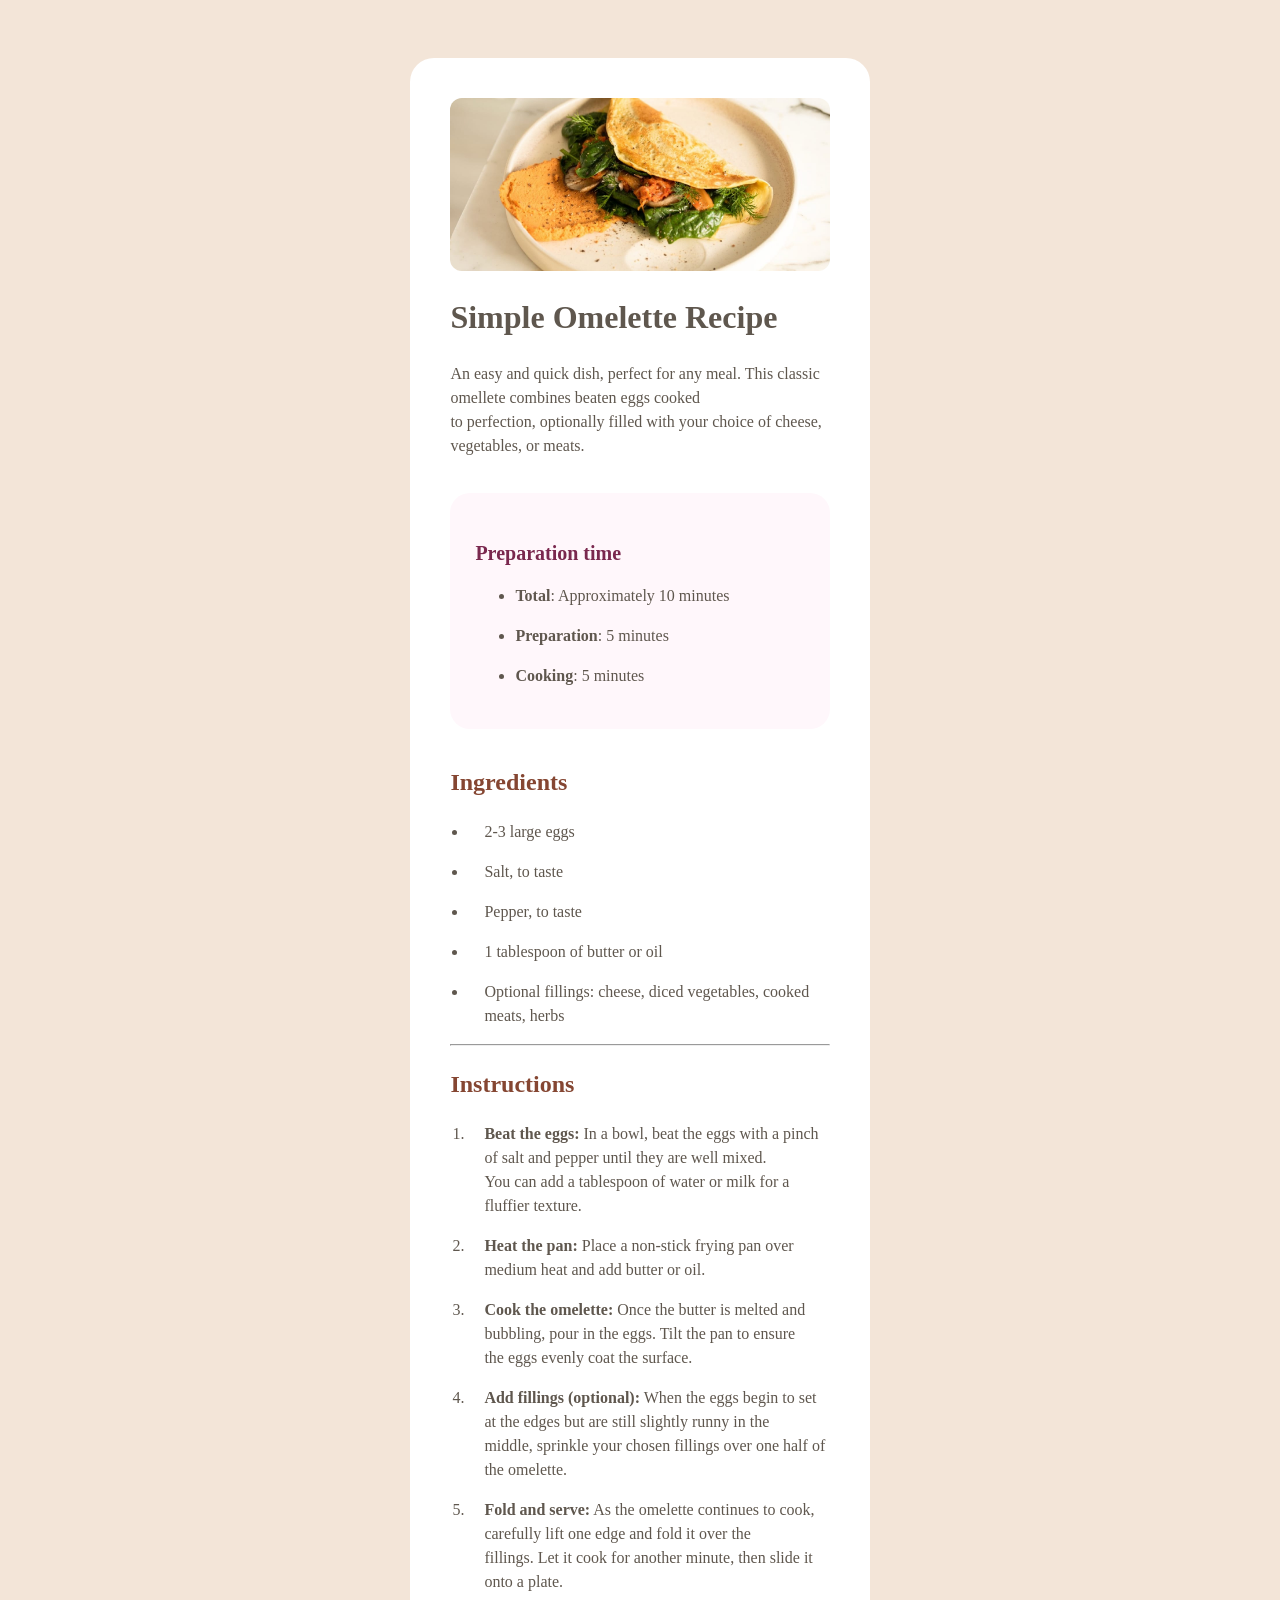
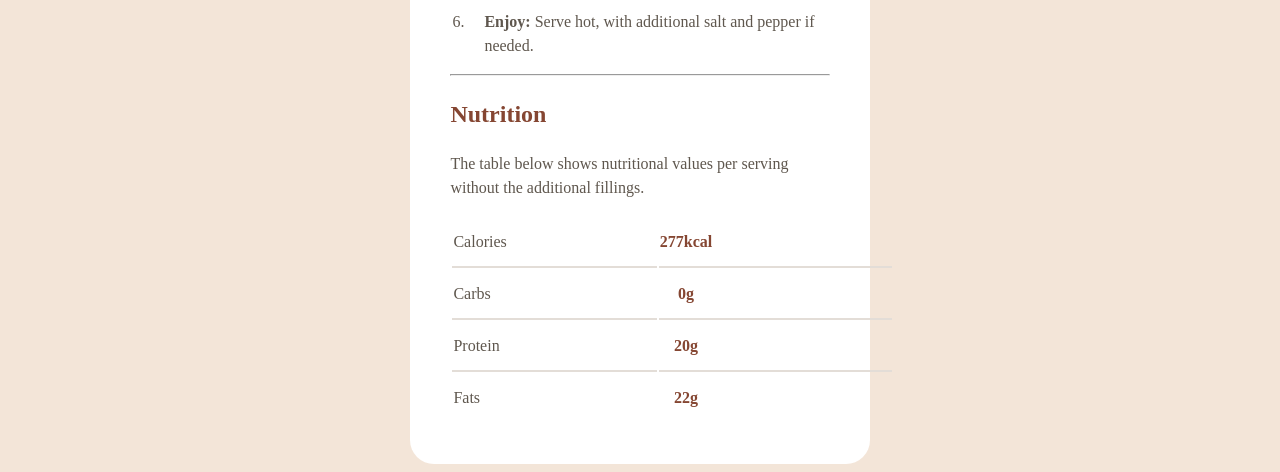
<file: index.html>
<!DOCTYPE html>
  <html lang="en">
    <head>
      <meta charset="UTF-8">
      <meta name="viewport" content="width=device-width, initial-scale=1.0">
      <title>Omelette Recipe Page</title>
      <link href="style.css" rel="stylesheet"/>
    </head>
    <body class="body">
      <div class="outer-layer">
        <div class="inner-outer-layer">
          <img src="assets/images/image-omelette.jpeg" aria-placeholder="">
        
          <h1><b>Simple Omelette Recipe</b></h1>
          <p>An easy and quick dish, perfect for any meal. This classic omellete combines beaten eggs cooked<br>
            to perfection, optionally filled with your choice of cheese, vegetables, or meats.</p>
        
      
          <div class="Preparation-time">
            
            <h3>Preparation time</h3>
            <ul>
              <p><li><b>Total</b>: Approximately 10 minutes</li></p>
              <p><li><b>Preparation</b>: 5 minutes</li></p>
              <p><li><b>Cooking</b>: 5 minutes</li></p>
            </ul>
          
          </div>
      
          
          <div class="ingredients">
            
            <h2>Ingredients</h2>
            <ul>
              <p><li>2-3 large eggs</li></p>
              <p><li>Salt, to taste</li></p>
              <p><li>Pepper, to taste</li></p>
              <p><li>1 tablespoon of butter or oil</li></p>
              <p><li>Optional fillings: cheese, diced vegetables, cooked meats, herbs</li></p>
            </ul>
          </div>
        
          
          <hr>
          <div class="instructions">
            <h2>Instructions</h2>
            <ol>
              <p><b><li>Beat the eggs:</b> In a bowl, beat the eggs with a pinch of salt and pepper until they are well mixed.<br> 
                You can add a tablespoon of water or milk for a fluffier texture.</li></p>

              <p><b><li>Heat the pan:</b> Place a non-stick frying pan over medium heat and add butter or oil.</li></p>

              <p><b><li>Cook the omelette:</b> Once the butter is melted and bubbling, pour in the eggs. Tilt the pan to ensure<br> 
                the eggs evenly coat the surface.</li></p>

              <p><b><li>Add fillings (optional):</b> When the eggs begin to set at the edges but are still slightly runny in the<br> 
                middle, sprinkle your chosen fillings over one half of the omelette.</li></p>

              <p><b><li>Fold and serve:</b> As the omelette continues to cook, carefully lift one edge and fold it over the<br> 
                fillings. Let it cook for another minute, then slide it onto a plate.</li></p>

              <p><b><li>Enjoy:</b> Serve hot, with additional salt and pepper if needed.</li></p>
            </ol>

          </div>
        
          
          <hr>
          <div class="nutrition">
            <h2>Nutrition</h2>
            
            <p>The table below shows nutritional values per serving without the additional fillings.</p>
            <table>
              <tr>
                <td>Calories</td>
                <th>277kcal</th>
              </tr>
              <tr>
                <td>Carbs</td>
                <th>0g</th>
              </tr>
              <tr>
                <td>Protein</td>
                <th>20g</th>
              </tr>
              <tr>
                <td>Fats</td>
                <th>22g</th>
              </tr>
            </table>
            
          </div>
           
        </div>
      </div>
    </body>      
</html>
</file>
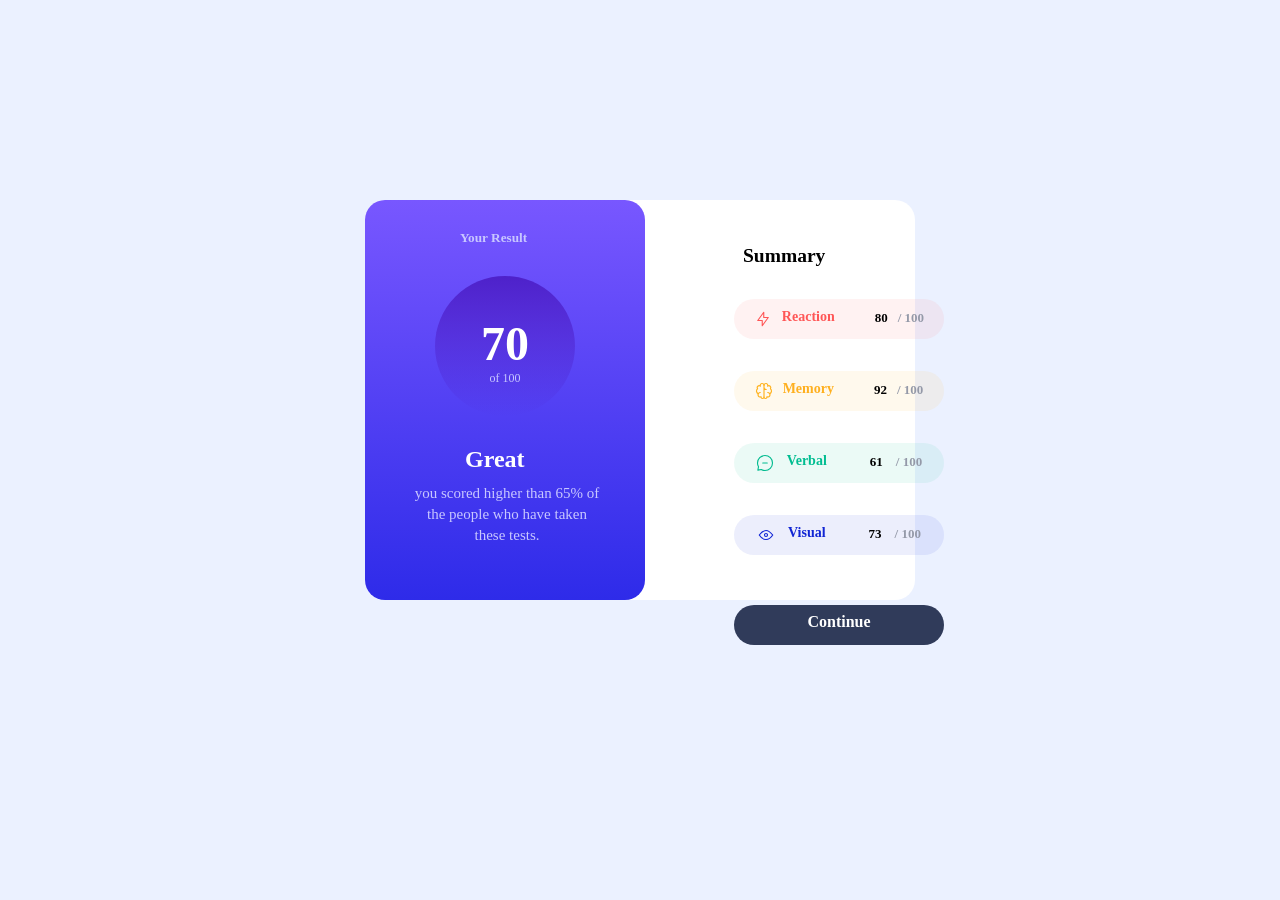
<file: results-summary-component-main/index.html>
<!DOCTYPE html>
<html lang="en">
<head>
  <meta charset="UTF-8">
  <meta name="viewport" content="width=device-width, initial-scale=1.0">
  <title>Result-Summary-Component</title>
  <link href="style.css" rel="stylesheet"/>
</head>
<body class="boby">
  <div class="first-container"> 
    
    <div class="summary"><h2>Summary</h2></div>
    
    <div class="reaction">
      <img src="assets/images/icon-reaction.svg">
      <h4>Reaction</h4>
      <h5>80</h5>
      <h6>/ 100</h6>
    </div>

    <div class="memory">
      <img src="assets/images/icon-memory.svg">
      <h4>Memory</h4>
      <h5>92</h5>
      <h6>/ 100</h6>
    </div>
    
    <div class="verbal">
      <img src="assets/images/icon-verbal.svg">
      <h4>Verbal</h4>
      <h5>61</h5>
      <h6>/ 100</h6>
    </div>

    <div class="visual">
      <img src="assets/images/icon-visual.svg">
      <h4>Visual</h4>
      <h5>73</h5>
      <h6>/ 100</h6>
    </div>
    
    <a href="#" class="Continue-button"><h1>Continue</h1></a>
    
    <div class="second-container">
       <h5>Your Result</h5>
      <div class="circle">
        <h1 class="total">70</h1>
        <p class="score-total">of 100</p>
      </div>
      <h3 class="appluse">Great</h3>
        <p class="description">
          you scored higher than 65% of<br>
          the people who have taken<br>
          these tests.
        </p>
        <h5></h5>
    </div> 
  </div>
</body>
</html>
</file>
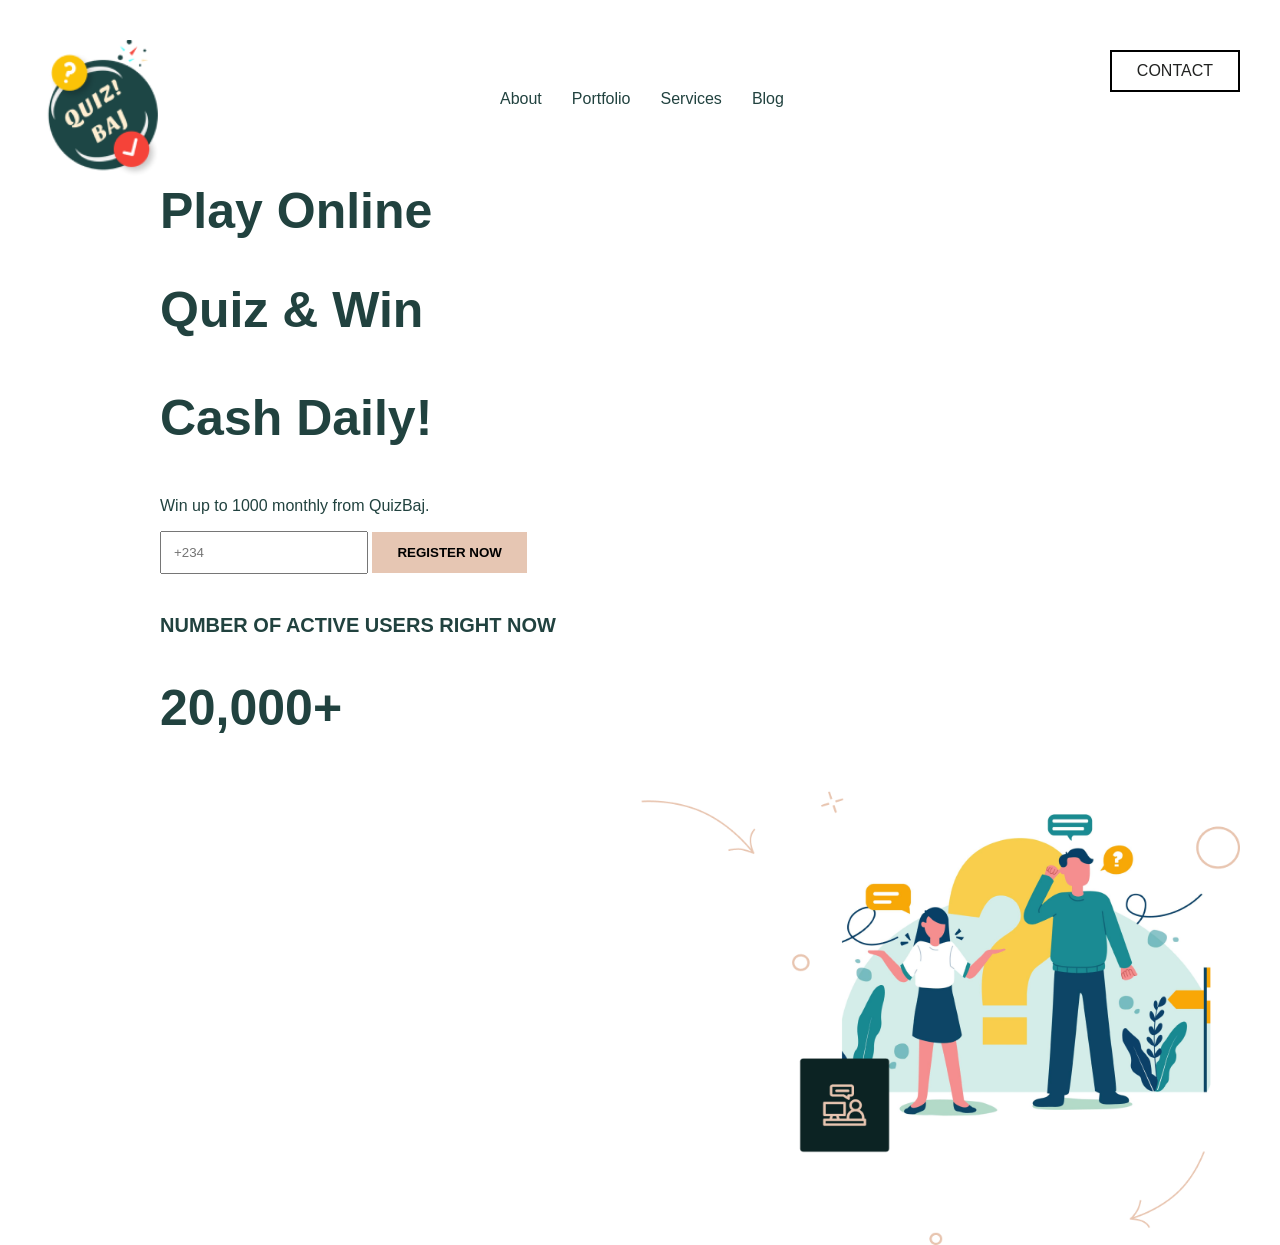
<file: MyFirstProject/write-up.html>
<!DOCTYPE html>
<html>
<head>
  <title>OPZZY Figma</title>
  <link href="style.css" rel="stylesheet" />
</head>
<body>

  
  <div class="navbar">
    <img src="images/logo" class="logo" />
    
    <div class="menu">
      <a href="About">About</a>
      <a href="Portfolio">Portfolio</a>
      <a href="Service">Services</a>
      <a href="Blog">Blog</a>
    </div>

    <a href="#" class="contact-btn">CONTACT</a>
  </div>

    <div class="hero">
        
        <div class="left-side">
          <h1>Play Online </h1>
          <h2>Quiz &amp; Win</h2>
          <h3>Cash Daily!</h3>
          
          <p>Win up to 1000 monthly from QuizBaj.</p>

          <input type="text" placeholder="+234" />
          <button>REGISTER NOW</button>

          <p class="small-text">NUMBER OF ACTIVE USERS RIGHT NOW</p>
          <h2>20,000+</h2>
    </div>

    
    <div class="right-side">
      <img src="images/first-display" />
    </div>

  </div>

</body>
</html>
</file>
<file: style.css>
.body{
  background-color: #f3e5d8;;
  display: flex;
  justify-content: center;
  color: #5f574e;
  line-height: 1.5;
  padding-top: 50px
}

.outer-layer {
  background-color: #ffffff ;
  width: 30%;
  padding: 40px;
  border-radius: 24px;
}

.outer-layer img{
  width: 100%;
  justify-content: center;
  display: block;
  border-radius: 12px;
  display: flex;
}

.Preparation-time{
  background-color: #fff7fb;
  padding: 25px ;
  border-radius: 20px;
  margin-bottom: 35px;
  margin-top: 35px;
}

.Preparation-time h3 {
  color: #7a284e;
  font-size: 20px;
  margin-bottom: 10px;

}

.ingredients h2,
.instructions  h2,
.nutrition h2{
  color: #854632;
}

.ingredients ul{
  padding-left: 18px;
}

.ingredients li{
  padding-left: 16px;
  margin-bottom: 10px;
  
}

.instructions ol{
  padding-left: 18px;
}

.instructions li{
  padding-left: 16px;
  margin-bottom: 10px;

}

.nutrition th {
  border-bottom: 2px solid #e3ddd7;
  padding-top: 12px;
  padding-bottom: 12px;
  padding-right: 180px;
  color:  #854632;
}

.nutrition td{
  border-bottom: 2px solid #e3ddd7;
  padding-right: 150px;

}

.nutrition tr:last-child th,
.nutrition tr:last-child td{
  border-bottom: none;
}
</file>
<file: results-summary-component-main/style.css>
*{
    margin: 0;
    padding: 0;
    box-sizing: border-box;
}

.boby{
    background-color: #ebf1ff;
    justify-content: center;
    padding: 200px;
    display: flex;
}

.first-container{
    background-color:#ffffff;
    width: 550px;
    height: 400px;
    border-radius: 20px;
}

.second-container{
    background:linear-gradient(#7857ff,#2e2be9);
    width: 280px;
    padding: 20px;
    height: 400px;
    border-radius: 20px;
    
    
}

.circle{
    background:linear-gradient(#4e21ca,#2421ca00);
    border-radius: 50%;
    width: 140px;
    height: 140px;
    margin: 30px auto;
    display: flex;
    justify-content: center;
    align-items: center;
    flex-direction: column;
}

.second-container h5{
    color:#c8c7ff;
    margin-left: 75px;
    margin-top: 10px;
}

.total{
    color: #ffffff;
    font-size: 3rem;
    margin-top:20px;
}
.score-total{
    color:#c8c7ff;
    margin-bottom: 10px;
    font-size: 12px;
}

.appluse{
    font-size: 1.5rem;
    color:#ffffff;
    margin-left: 80px;
    margin-top: 25px;
    margin-bottom: 10px;
}
.description{
  color: #c8c7ff;
  font-size: 15px;
  line-height: 1.4;
  max-width: 220px;
  text-align: center;
  margin-left: 12px;
}

.summary{
    position: absolute;
    margin-left: 40vh;
    margin-top: 5vh;
    margin-left: 42vh;
    font-size: 13px;
}

.reaction{
    position: absolute;
    background-color:hsla(0, 100%, 67%, 0.08);
    margin-left: 41vh;
    margin-top: 11vh;
    width: 210px;
    height: 40px;
    border-radius: 30px;
    justify-content: center;
    display: flex;
    gap: 10px
}

.reaction img{
    width: 18px;
}

.reaction h4{
    margin-top: 10px;
    color: #ff5757;
    font-size: 14px;
}

.reaction h5{
    margin-top: 11px;
    margin-left: 30px;
    font-size: 13px;
}

.reaction h6{
    margin-top: 11px;
    font-size: 13px;
    color:  #9499a8;
}

.memory{
    position: absolute;
    background-color:hsla(39, 100%, 56%, 0.08);
    margin-left: 41vh;
    margin-top: 19vh;
    width: 210px;
    height: 40px;
    border-radius: 30px;
    justify-content: center;
    display: flex;
    gap: 10px
}

.memory img{
    width: 18px;
}

.memory h4{
    margin-top: 10px;
    color:  #ffb01f;
    font-size: 14px;
}

.memory h5{
    margin-top: 11px;
    margin-left: 30px;
    font-size: 13px;
}

.memory h6{
    margin-top: 11px;
    font-size: 13px;
    color:  #9499a8;
}

.verbal{
    position: absolute;
    background-color: hsla(166, 100%, 37%, 0.08);
    margin-left: 41vh;
    margin-top: 27vh;
    width: 210px;
    height: 40px;
    border-radius: 30px;
    justify-content: center;
    display: flex;
    gap: 13px
}

.verbal img{
    width: 18px;
}

.verbal h4{
    margin-top: 10px;
    color: #00bd91;
    font-size: 14px;
}

.verbal h5{
    margin-top: 11px;
    margin-left: 30px;
    font-size: 13px;
}

.verbal h6{
    margin-top: 11px;
    font-size: 13px;
    color:  #9499a8;
}

.visual{
    position: absolute;
    background-color: hsla(234, 85%, 45%, 0.08);
    margin-left: 41vh;
    margin-top: 35vh;
    width: 210px;
    height: 40px;
    border-radius: 30px;
    justify-content: center;
    display: flex;
    gap: 13px
}

.visual img{
    width: 18px;
    
}

.visual h4{
    margin-top: 10px;
    color: #1125d4;
    font-size: 14px;
}

.visual h5{
    margin-top: 11px;
    margin-left: 30px;
    font-size: 13px;
}

.visual h6{
    margin-top: 11px;
    font-size: 13px;
    color:  #9499a8;
}

.Continue-button{
    text-decoration: none;
    position: absolute;
    background-color: #303b5a;
    margin-left: 41vh;
    margin-top: 45vh;
    width: 210px;
    height: 40px;
    border-radius: 30px;
    justify-content: center;
    display: flex;
}

.Continue-button h1{
    color: #ffffff;
    margin-top: 8px;
    font-size: 16px;
}
</file>
<file: MyFirstProject/style.css>
body {
  font-family: Arial;
  color: #21423f;
  margin: 40px;
}


.navbar {
  height: none;
}

.logo {
  width: 120px;
  float: left;
  display: flex;
}

.menu {
  float: left;
  margin-left: 300px;
  margin-top: 10px;
  padding: 40px;
  display: flex;
}

.menu a {
  text-decoration: none;
  color: #21423f;
  margin-right: 30px;
}

.contact-btn {
  float: right;
  text-decoration:none;
  color: #191a19f6;
  border: 2px solid #000000;
  padding: 10px 25px;
  margin-top: 10px;
  border: 90%;
}


.hero {
  margin-top: 20px;
  
}

.left-side {
  width: 60%;
  float: left;
}

.left-side h1{
  font-size: 50px;
}
.left-side h2{
  font-size: 50px;
}
.left-side h3{
  font-size: 50px;
}

.left-side input {
  padding: 12px;
  width: 180px;
  border: 1px springgreen #cccccc;
}

.left-side button {
  padding: 13px 25px;
  background-color: #e6c6b3;
  border: 1px springgreen ;
  font-weight: bold;
}

.small-text {
  margin-top: 40px;
  font-size: 20px;
  font-weight: bold;
}

.right-side {
  width: 50%;
  float: right;
}

.right-side img {
  width: 100%;
  display: flex;
}
</file>
